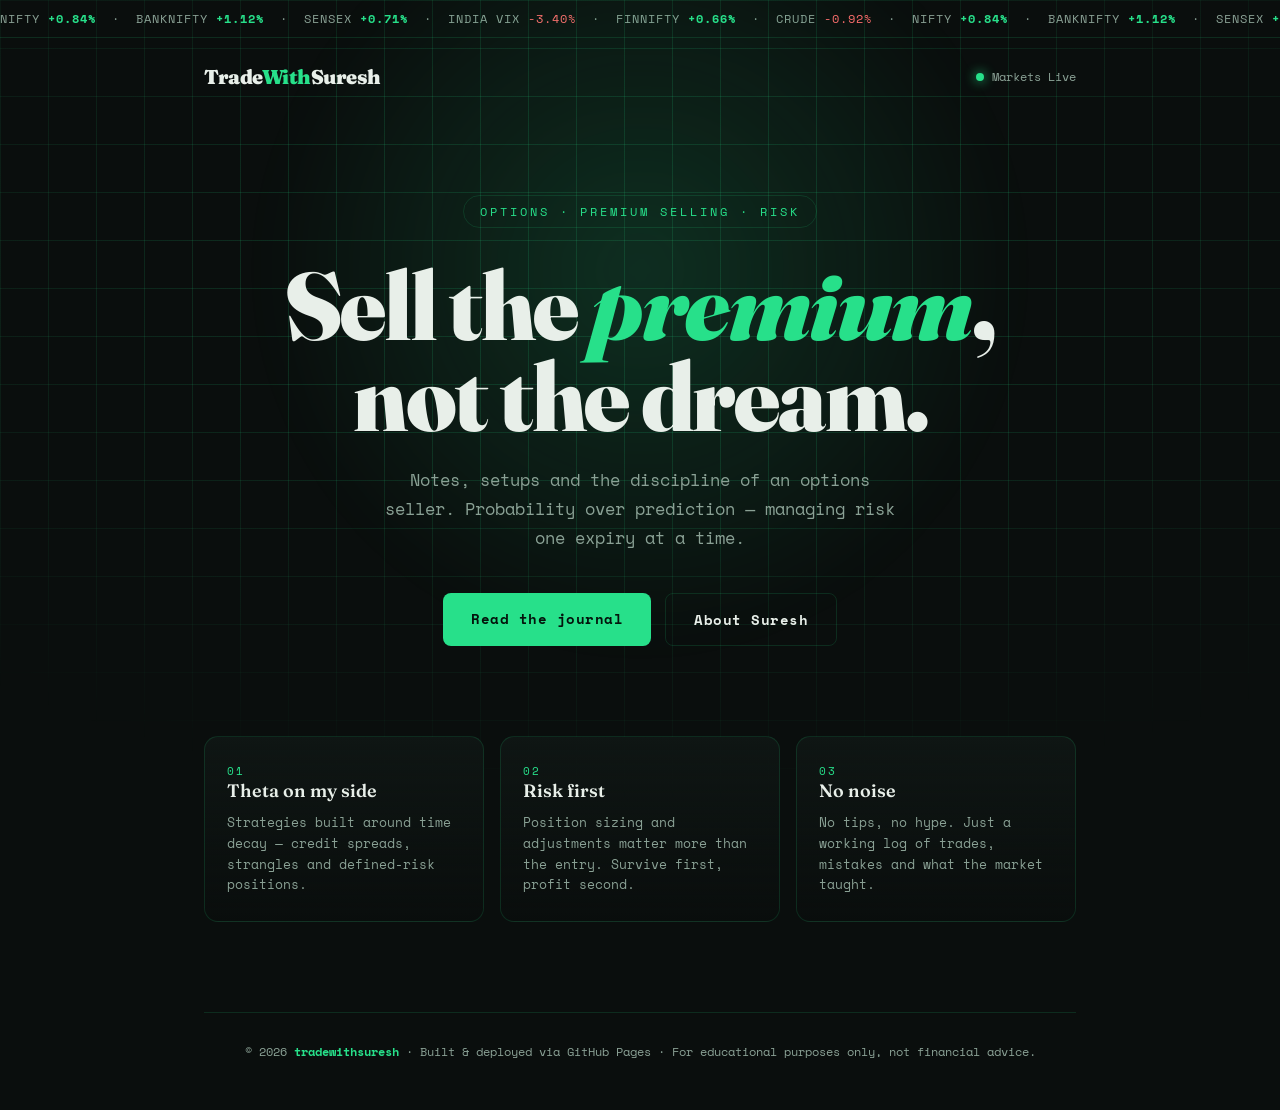
<file: demo.html>
<!DOCTYPE html>
<html lang="en">
<head>
<meta charset="UTF-8">
<meta name="viewport" content="width=device-width, initial-scale=1.0">
<title>TradeWithSuresh — Options & Markets</title>
<link rel="preconnect" href="https://fonts.googleapis.com">
<link rel="preconnect" href="https://fonts.gstatic.com" crossorigin>
<link href="https://fonts.googleapis.com/css2?family=Fraunces:opsz,wght@9..144,400;9..144,600;9..144,900&family=Space+Mono:wght@400;700&display=swap" rel="stylesheet">
<style>
  :root{
    --bg:#0a0e0d;
    --bg2:#0f1614;
    --ink:#e8efe9;
    --muted:#8aa195;
    --accent:#27e08a;
    --accent-dim:#1a8c57;
    --line:rgba(39,224,138,.14);
  }
  *{margin:0;padding:0;box-sizing:border-box}
  html{scroll-behavior:smooth}
  body{
    background:var(--bg);
    color:var(--ink);
    font-family:"Space Mono",monospace;
    min-height:100vh;
    overflow-x:hidden;
    position:relative;
  }
  /* grid + glow backdrop */
  body::before{
    content:"";position:fixed;inset:0;z-index:0;
    background-image:
      linear-gradient(var(--line) 1px,transparent 1px),
      linear-gradient(90deg,var(--line) 1px,transparent 1px);
    background-size:48px 48px;
    mask-image:radial-gradient(ellipse 80% 60% at 50% 30%,#000 40%,transparent 100%);
  }
  body::after{
    content:"";position:fixed;top:-20%;left:50%;transform:translateX(-50%);
    width:900px;height:900px;z-index:0;
    background:radial-gradient(circle,rgba(39,224,138,.16),transparent 60%);
    filter:blur(20px);pointer-events:none;
  }
  .wrap{position:relative;z-index:1;max-width:920px;margin:0 auto;padding:0 24px}

  /* ticker */
  .ticker{
    border-bottom:1px solid var(--line);
    overflow:hidden;white-space:nowrap;
    font-size:12px;color:var(--muted);
    padding:10px 0;letter-spacing:1px;
  }
  .ticker span{display:inline-block;animation:slide 24s linear infinite}
  .ticker b{color:var(--accent);font-weight:700}
  .ticker .down{color:#ff6b6b}
  @keyframes slide{from{transform:translateX(0)}to{transform:translateX(-50%)}}

  nav{display:flex;justify-content:space-between;align-items:center;padding:26px 0}
  .logo{font-family:"Fraunces",serif;font-weight:900;font-size:20px;letter-spacing:-.5px}
  .logo i{color:var(--accent);font-style:normal}
  .status{font-size:12px;color:var(--muted);display:flex;align-items:center;gap:8px}
  .dot{width:8px;height:8px;border-radius:50%;background:var(--accent);box-shadow:0 0 12px var(--accent);animation:pulse 2s infinite}
  @keyframes pulse{0%,100%{opacity:1}50%{opacity:.3}}

  .hero{padding:80px 0 60px;text-align:center}
  .tag{
    display:inline-block;font-size:12px;letter-spacing:3px;text-transform:uppercase;
    color:var(--accent);border:1px solid var(--line);border-radius:100px;
    padding:7px 16px;margin-bottom:32px;
    animation:rise .8s ease both
  }
  h1{
    font-family:"Fraunces",serif;font-weight:900;
    font-size:clamp(44px,9vw,96px);line-height:.95;letter-spacing:-2px;
    margin-bottom:24px;animation:rise .8s .1s ease both
  }
  h1 em{font-style:italic;color:var(--accent)}
  .sub{
    font-size:clamp(14px,2.4vw,17px);color:var(--muted);max-width:520px;
    margin:0 auto 40px;line-height:1.7;animation:rise .8s .2s ease both
  }
  .cta{
    display:inline-flex;gap:14px;flex-wrap:wrap;justify-content:center;
    animation:rise .8s .3s ease both
  }
  .btn{
    text-decoration:none;font-weight:700;font-size:14px;letter-spacing:.5px;
    padding:15px 28px;border-radius:8px;transition:.25s;
  }
  .btn.solid{background:var(--accent);color:#04140c}
  .btn.solid:hover{box-shadow:0 0 28px rgba(39,224,138,.5);transform:translateY(-2px)}
  .btn.ghost{border:1px solid var(--line);color:var(--ink)}
  .btn.ghost:hover{border-color:var(--accent);color:var(--accent)}
  @keyframes rise{from{opacity:0;transform:translateY(24px)}to{opacity:1;transform:translateY(0)}}

  .cards{display:grid;grid-template-columns:repeat(3,1fr);gap:16px;padding:30px 0 90px}
  .card{
    border:1px solid var(--line);border-radius:14px;padding:26px 22px;
    background:linear-gradient(180deg,var(--bg2),transparent);
    transition:.3s;animation:rise .8s .4s ease both
  }
  .card:hover{border-color:var(--accent-dim);transform:translateY(-4px)}
  .card h3{font-family:"Fraunces",serif;font-size:18px;font-weight:600;margin-bottom:10px}
  .card p{font-size:13px;color:var(--muted);line-height:1.6}
  .card .n{font-size:11px;color:var(--accent);letter-spacing:2px}

  footer{
    border-top:1px solid var(--line);padding:30px 0 50px;
    text-align:center;font-size:12px;color:var(--muted)
  }
  footer b{color:var(--accent)}

  @media(max-width:680px){
    .cards{grid-template-columns:1fr}
    nav .status{display:none}
  }
</style>
</head>
<body>
  <div class="ticker">
    <span>
      NIFTY <b>+0.84%</b> &nbsp;·&nbsp; BANKNIFTY <b>+1.12%</b> &nbsp;·&nbsp; SENSEX <b>+0.71%</b> &nbsp;·&nbsp; INDIA VIX <span class="down">-3.40%</span> &nbsp;·&nbsp; FINNIFTY <b>+0.66%</b> &nbsp;·&nbsp; CRUDE <span class="down">-0.92%</span> &nbsp;·&nbsp;
      NIFTY <b>+0.84%</b> &nbsp;·&nbsp; BANKNIFTY <b>+1.12%</b> &nbsp;·&nbsp; SENSEX <b>+0.71%</b> &nbsp;·&nbsp; INDIA VIX <span class="down">-3.40%</span> &nbsp;·&nbsp; FINNIFTY <b>+0.66%</b> &nbsp;·&nbsp; CRUDE <span class="down">-0.92%</span> &nbsp;·&nbsp;
    </span>
  </div>

  <div class="wrap">
    <nav>
      <div class="logo">Trade<i>With</i>Suresh</div>
      <div class="status"><span class="dot"></span> Markets Live</div>
    </nav>

    <section class="hero">
      <span class="tag">Options · Premium Selling · Risk</span>
      <h1>Sell the <em>premium</em>,<br>not the dream.</h1>
      <p class="sub">Notes, setups and the discipline of an options seller. Probability over prediction — managing risk one expiry at a time.</p>
      <div class="cta">
        <a href="#" class="btn solid">Read the journal</a>
        <a href="#" class="btn ghost">About Suresh</a>
      </div>
    </section>

    <section class="cards">
      <div class="card">
        <div class="n">01</div>
        <h3>Theta on my side</h3>
        <p>Strategies built around time decay — credit spreads, strangles and defined-risk positions.</p>
      </div>
      <div class="card">
        <div class="n">02</div>
        <h3>Risk first</h3>
        <p>Position sizing and adjustments matter more than the entry. Survive first, profit second.</p>
      </div>
      <div class="card">
        <div class="n">03</div>
        <h3>No noise</h3>
        <p>No tips, no hype. Just a working log of trades, mistakes and what the market taught.</p>
      </div>
    </section>

    <footer>
      © <span id="yr"></span> <b>tradewithsuresh</b> · Built &amp; deployed via GitHub Pages · For educational purposes only, not financial advice.
    </footer>
  </div>

<script>document.getElementById('yr').textContent=new Date().getFullYear();</script>
</body>
</html>
</file>
